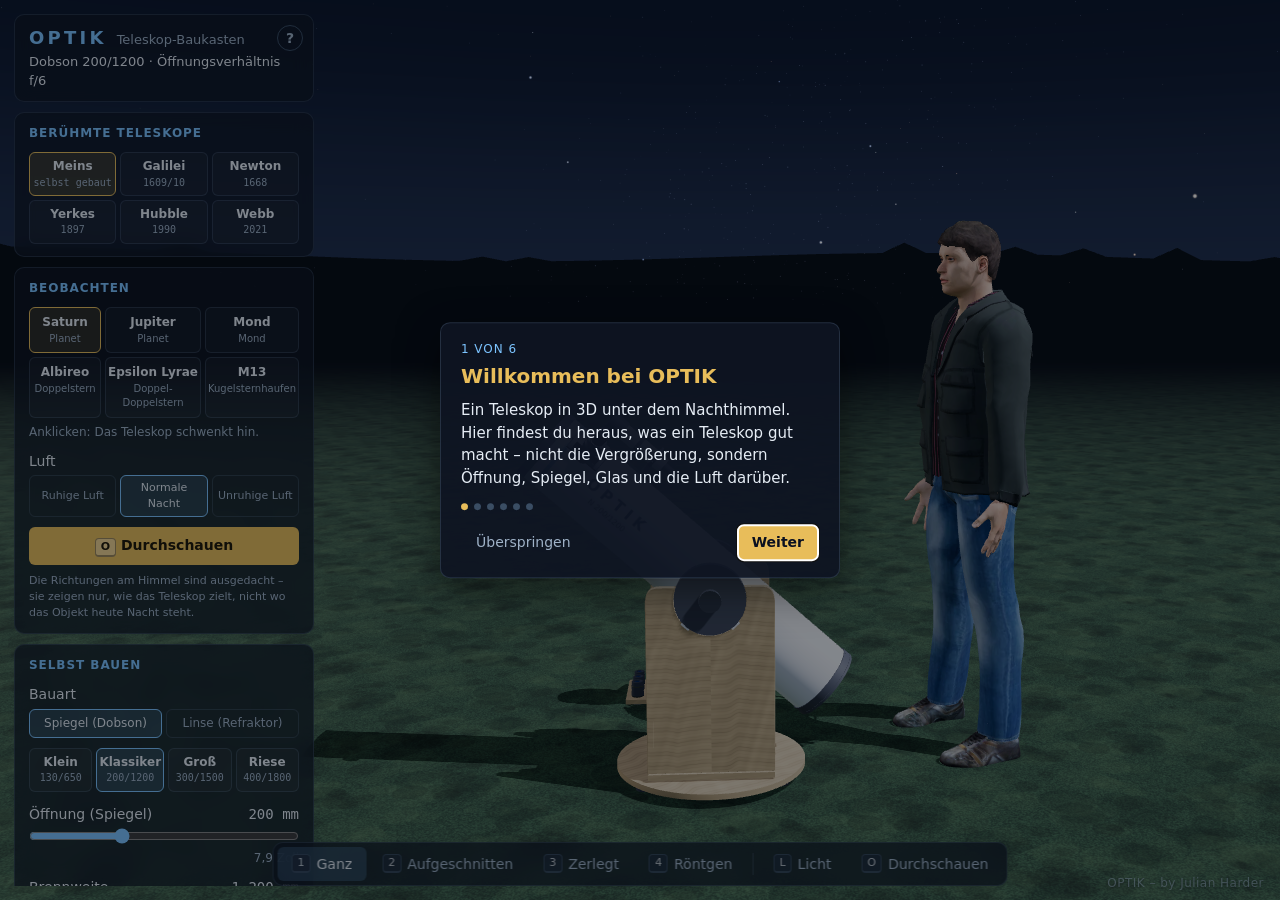
<file: index.html>
<!DOCTYPE html>
<html lang="de">
<head>
  <meta charset="utf-8">
  <meta name="viewport" content="width=device-width, initial-scale=1">
  <title>OPTIK – Teleskop-Baukasten</title>
  <meta name="description" content="Ein Teleskop in 3D: drehen, aufschrauben und sehen, wie das Licht hindurchläuft.">

  <link rel="stylesheet" href="css/variablen.css">
  <link rel="stylesheet" href="css/grundlage.css">
  <link rel="stylesheet" href="css/leisten.css">
  <link rel="stylesheet" href="css/karten.css">
  <link rel="stylesheet" href="css/seite.css">
  <link rel="stylesheet" href="css/okular.css">
  <link rel="stylesheet" href="css/beruehmt.css">
  <link rel="stylesheet" href="css/hilfe.css">
</head>
<body>

  <main class="buehne" id="buehne" aria-label="3D-Ansicht des Teleskops"></main>

  <div class="seite" id="seite">
    <header class="kopf leiste">
      <div class="marke">
        <span class="marke-name">OPTIK</span>
        <span class="marke-zusatz">Teleskop-Baukasten</span>
      </div>
      <div class="teleskop-zeile" id="teleskop-zeile"></div>
      <button type="button" class="bauen-knopf" id="bauen-knopf" aria-expanded="false"></button>
    </header>
    <section class="beruehmt-leiste leiste" id="beruehmt" aria-label="Berühmte Teleskope"></section>
    <section class="beobachten leiste" id="beobachten" aria-label="Beobachten"></section>
    <section class="bauen leiste" id="bauen" aria-label="Selbst bauen"></section>
    <section class="datenblatt leiste" id="datenblatt" aria-label="Datenblatt"></section>
    <details class="fuss leiste" id="fuss">
      <summary>Bedienung</summary>
    </details>
  </div>

  <div class="schilder" id="schilder"></div>
  <div class="hinweis" id="hinweis" hidden></div>

  <div class="bildrate leiste" id="bildrate" hidden></div>

  <aside class="karte leiste" id="karte" aria-live="polite" hidden></aside>

  <section class="licht leiste" id="licht" aria-label="Sternlicht" hidden></section>

  <nav class="ansicht leiste" id="ansicht" aria-label="Ansicht"></nav>

  <section class="okular-blick" id="okular-blick" aria-label="Blick durchs Okular" hidden></section>


  <!--
    Klassische Skripte in fester Reihenfolge – keine ES-Module, weil
    Browser Module über file:// blockieren (siehe CLAUDE.md).
    Eigene Dateien hängen sich an globalThis.OPTIK.
  -->

  <!-- Three.js r128, lokal (MIT, siehe lib/LIZENZ-three.txt) -->
  <script src="lib/three.min.js"></script>
  <script src="lib/OrbitControls.js"></script>

  <!-- Daten -->
  <script src="js/daten/texte.js"></script>
  <script src="js/daten/teile.js"></script>
  <script src="js/daten/teile-beruehmt.js"></script>
  <script src="js/daten/teile-weltall.js"></script>
  <script src="js/daten/teleskope.js"></script>
  <script src="js/daten/bauarten.js"></script>
  <script src="js/daten/himmel.js"></script>

  <!-- Kern -->
  <script src="js/kern/Vektor.js"></script>
  <script src="js/kern/Format.js"></script>
  <script src="js/kern/Zufall.js"></script>
  <script src="js/kern/Ereignisse.js"></script>
  <script src="js/kern/Zustand.js"></script>

  <!-- Physik -->
  <script src="js/physik/Glas.js"></script>
  <script src="js/physik/Paraxial.js"></script>
  <script src="js/physik/Strahlverfolger.js"></script>
  <script src="js/physik/Flaeche.js"></script>
  <script src="js/physik/Optik.js"></script>
  <script src="js/physik/Linsenoptik.js"></script>
  <script src="js/physik/Historisch.js"></script>
  <script src="js/physik/Weltraumoptik.js"></script>
  <script src="js/physik/Kennzahlen.js"></script>
  <script src="js/physik/Sehen.js"></script>

  <!-- Szene -->
  <script src="js/szene/Material.js"></script>
  <script src="js/szene/Himmel.js"></script>
  <script src="js/szene/Umgebung.js"></script>
  <script src="js/szene/Weltall.js"></script>
  <script src="js/szene/Buehne.js"></script>
  <script src="js/szene/Auswahl.js"></script>
  <script src="js/szene/Beschriftung.js"></script>

  <!-- Modelle -->
  <script src="js/modell/Teile.js"></script>
  <script src="js/modell/Anbauteile.js"></script>
  <script src="js/modell/Newton.js"></script>
  <script src="js/modell/Dobson.js"></script>
  <script src="js/modell/Refraktor.js"></script>
  <script src="js/modell/Stativ.js"></script>
  <script src="js/daten/modell-mensch.js"></script>
  <script src="js/daten/modell-astronaut.js"></script>
  <script src="js/modell/Mensch.js"></script>
  <script src="js/modell/Beruehmt.js"></script>
  <script src="js/modell/Galilei.js"></script>
  <script src="js/modell/Newton1668.js"></script>
  <script src="js/modell/Yerkes.js"></script>
  <script src="js/modell/Hubble.js"></script>
  <script src="js/modell/Webb.js"></script>

  <!-- Licht -->
  <script src="js/licht/Strahlenbild.js"></script>
  <script src="js/licht/Lichtpulse.js"></script>

  <!-- Okular-Blick -->
  <script src="js/daten/mondkarte.js"></script>
  <script src="js/okular/Raster.js"></script>
  <script src="js/okular/Mondkrater.js"></script>
  <script src="js/okular/Mond.js"></script>
  <script src="js/okular/Planeten.js"></script>
  <script src="js/okular/Objekte.js"></script>
  <script src="js/okular/Okularblick.js"></script>

  <!-- Oberfläche -->
  <script src="js/ui/Oberflaeche.js"></script>
  <script src="js/ui/Hilfe.js"></script>
  <script src="js/ui/Ansicht.js"></script>
  <script src="js/ui/Infokarte.js"></script>
  <script src="js/ui/Licht.js"></script>
  <script src="js/ui/Konfigurator.js"></script>
  <script src="js/ui/Datenblatt.js"></script>
  <script src="js/ui/Beobachten.js"></script>
  <script src="js/ui/Okularansicht.js"></script>
  <script src="js/ui/Beruehmt.js"></script>

  <!-- Einstieg -->
  <script src="js/main.js"></script>
</body>
</html>
</file>
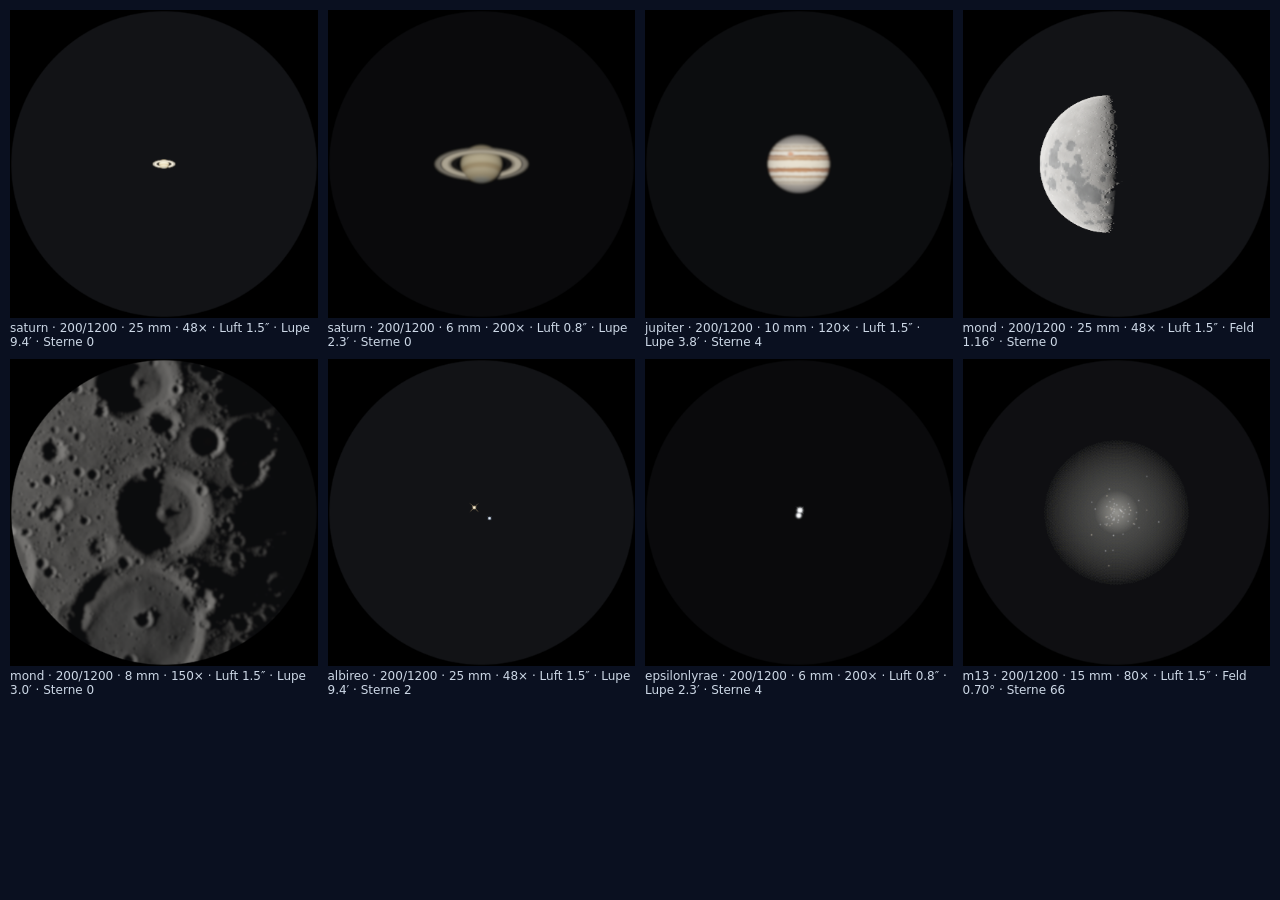
<file: pruefungen/okular-ansehen.html>
<!DOCTYPE html>
<html lang="de">
<head>
  <meta charset="utf-8">
  <title>Prüfung: Okularbilder nebeneinander</title>
  <style>
    body { margin: 0; padding: 10px; background: #0a1020; color: #cdd8e6; font: 12px system-ui, sans-serif; }
    .raster { display: grid; grid-template-columns: repeat(4, 1fr); gap: 10px; }
    figure { margin: 0; }
    canvas { width: 100%; display: block; }
    figcaption { margin-top: 3px; }
  </style>
</head>
<body>
  <!--
    Zeigt den Okular-Blick für mehrere Teleskope und Objekte nebeneinander.
    Öffnen per Doppelklick oder mit pruefungen/ansicht.sh (für Screenshots).
    Hash wählt den Satz: #saturn, #epsilon, #m13, #alle (Vorgabe)
  -->
  <div class="raster" id="raster"></div>

  <script src="../js/kern/Vektor.js"></script>
  <script src="../js/kern/Format.js"></script>
  <script src="../js/kern/Zufall.js"></script>
  <script src="../js/physik/Glas.js"></script>
  <script src="../js/physik/Flaeche.js"></script>
  <script src="../js/physik/Paraxial.js"></script>
  <script src="../js/physik/Strahlverfolger.js"></script>
  <script src="../js/physik/Optik.js"></script>
  <script src="../js/physik/Linsenoptik.js"></script>
  <script src="../js/physik/Sehen.js"></script>
  <script src="../js/daten/himmel.js"></script>
  <script src="../js/daten/mondkarte.js"></script>
  <script src="../js/okular/Raster.js"></script>
  <script src="../js/okular/Mondkrater.js"></script>
  <script src="../js/okular/Mond.js"></script>
  <script src="../js/okular/Planeten.js"></script>
  <script src="../js/okular/Objekte.js"></script>
  <script src="../js/okular/Okularblick.js"></script>
  <script>
    (function (O) {
      function objekt(id) { return O.HIMMEL.objekte.find(function (o) { return o.id === id; }); }
      var saetze = {
        saturn: [
          ['saturn', 100, 900, 6, 0.8, 'lupe'], ['saturn', 200, 1200, 6, 0.8, 'lupe'], ['saturn', 300, 1500, 6, 0.8, 'lupe'], ['saturn', 200, 1200, 6, 3, 'lupe']
        ],
        epsilon: [
          ['epsilonlyrae', 100, 900, 25, 0.8, 'lupe'], ['epsilonlyrae', 100, 900, 6, 0.8, 'lupe'], ['epsilonlyrae', 200, 1200, 6, 0.8, 'lupe'], ['epsilonlyrae', 200, 1200, 6, 3, 'lupe']
        ],
        m13: [
          ['m13', 100, 900, 15, 1.5], ['m13', 200, 1200, 15, 1.5], ['m13', 300, 1500, 15, 1.5], ['m13', 400, 1800, 15, 1.5]
        ],
        // Spiegel, Achromat und Einzellinse gleicher Größe an Jupiter und Albireo
        refraktor: [
          ['jupiter', 100, 900, 8, 1.5, 'lupe', 'dobson'], ['jupiter', 100, 900, 8, 1.5, 'lupe', 'refraktor', 'achromat'],
          ['jupiter', 100, 900, 8, 1.5, 'lupe', 'refraktor', 'einzel'], ['mond', 100, 900, 15, 1.5, 'lupe', 'refraktor', 'einzel'],
          ['albireo', 80, 600, 15, 1.5, 'lupe', 'dobson'], ['albireo', 80, 600, 15, 1.5, 'lupe', 'refraktor', 'achromat'],
          ['albireo', 80, 600, 15, 1.5, 'lupe', 'refraktor', 'einzel'], ['saturn', 120, 1000, 6, 0.8, 'lupe', 'refraktor', 'achromat']
        ],
        alle: [
          ['saturn', 200, 1200, 25, 1.5, 'lupe'], ['saturn', 200, 1200, 6, 0.8, 'lupe'], ['jupiter', 200, 1200, 10, 1.5, 'lupe'], ['mond', 200, 1200, 25, 1.5],
          ['mond', 200, 1200, 8, 1.5, 'lupe'], ['albireo', 200, 1200, 25, 1.5, 'lupe'], ['epsilonlyrae', 200, 1200, 6, 0.8, 'lupe'], ['m13', 200, 1200, 15, 1.5]
        ]
      };
      // #messung: Kontrast der Cassini-Teilung und Trennung von ε Lyrae als Zahlen
      if (location.hash === '#messung') {
        var pre = document.createElement('pre');
        pre.id = 'meldungen';
        var saturn = objekt('saturn');
        var k = saturn.durchmesserBs / 2 / saturn.aequatorKm;
        function hellBei(e, rKm) {
          var x = Math.round(e.n / 2 + rKm * k / e.bsProPx);
          var y = Math.round(e.n / 2);
          var summe = 0;
          for (var d = -1; d <= 1; d++) summe += e.kanaele[1][(y + d) * e.n + x];
          return summe / 3;
        }
        [[100, 900], [200, 1200], [300, 1500]].forEach(function (t) {
          [0.8, 1.5, 3].forEach(function (luft) {
            var c = document.createElement('canvas');
            c.width = c.height = 420;
            var e = O.Okularblick.rendere(c, { objekt: saturn, D: t[0], f: t[1], okularMm: 6, luftBs: luft }, true);
            var cassini = hellBei(e, (saturn.ringeKm.cassini[0] + saturn.ringeKm.cassini[1]) / 2);
            var ringe = (hellBei(e, 112000) + hellBei(e, 128000)) / 2;
            pre.textContent += 'Saturn ' + t[0] + ' mm, Luft ' + luft + '″, ' + Math.round(e.vergroesserung) +
              '×: Cassini-Kontrast ' + Math.round((1 - cassini / ringe) * 100) + ' %\n';
          });
        });
        document.body.appendChild(pre);
        return;
      }
      var satz = saetze[location.hash.slice(1)] || saetze.alle;
      var raster = document.getElementById('raster');
      O.pruefErgebnisse = [];
      satz.forEach(function (s) {
        var fig = document.createElement('figure');
        var c = document.createElement('canvas');
        c.width = c.height = 420;
        fig.appendChild(c);
        var e = O.Okularblick.rendere(c, { objekt: objekt(s[0]), D: s[1], f: s[2], okularMm: s[3], luftBs: s[4],
          bauart: s[6] || 'dobson', objektiv: s[7] || 'achromat' }, s[5] === 'lupe');
        O.pruefErgebnisse.push(e);
        var cap = document.createElement('figcaption');
        cap.textContent = s[0] + ' · ' + (s[6] === 'refraktor' ? (s[7] === 'einzel' ? 'Einzellinse ' : 'Achromat ') : '') + s[1] + '/' + s[2] + ' · ' + s[3] + ' mm · ' + Math.round(e.vergroesserung) +
          '× · Luft ' + s[4] + '″ · ' + (s[5] ? 'Lupe ' + (e.ausschnittGrad * 60).toFixed(1) + '′' : 'Feld ' + e.feldGrad.toFixed(2) + '°') + ' · Sterne ' + e.sterneSichtbar;
        fig.appendChild(cap);
        raster.appendChild(fig);
      });
    })(globalThis.OPTIK);
  </script>
</body>
</html>
</file>
<file: css/variablen.css>
/*
  Design-Stellrad: alle Farben, Abstände und Schriften an einer Stelle.
  Nacht, aber nicht stockdunkel: die Leisten sind dunkles, halbdurch-
  sichtiges Blaugrau, damit Himmel und Teleskop durchscheinen.
  Die Farben der 3D-Szene stehen in js/szene/ (Himmel.js, Material.js).
*/
:root {
  /* Flächen */
  --hintergrund: #0a1020;
  --flaeche: #1f2b3b;
  --rand: #3a4d63;
  --leiste: rgba(14, 21, 34, 0.72);
  --leiste-rand: rgba(140, 170, 210, 0.18);

  /* Schrift */
  --text: #e6edf5;
  --text-leise: #9fb2c7;
  --akzent: #7cc4ff;
  --gold: #e8bd5a;          /* Auswahl, Schilder, Infokarte */

  /* Ampel */
  --gut: #7ee787;
  --warnung: #ffd479;
  --schlecht: #ff7b72;

  /* Maße */
  --abstand: 14px;
  --radius: 10px;

  --schrift: system-ui, -apple-system, "Segoe UI", Roboto, "Helvetica Neue", Arial, sans-serif;
  --schrift-mono: ui-monospace, "SFMono-Regular", "DejaVu Sans Mono", Menlo, Consolas, monospace;

  color-scheme: dark;
}
</file>
<file: css/grundlage.css>
/*
  Vollbild-3D, die Bedienung schwebt darüber in halbdurchsichtigen,
  dunklen Leisten.
*/

*,
*::before,
*::after {
  box-sizing: border-box;
}

html,
body {
  margin: 0;
  height: 100%;
  overflow: hidden;
}

body {
  background: var(--hintergrund);
  color: var(--text);
  font-family: var(--schrift);
  font-size: 14px;
  line-height: 1.45;
  font-variant-numeric: tabular-nums;
}

/* ---------- Bühne ---------- */

.buehne {
  position: fixed;
  inset: 0;
}

.buehne canvas {
  display: block;
  width: 100%;
  height: 100%;
  touch-action: none;   /* Drehen und Kneifen übernimmt OrbitControls */
  outline: none;
}

/* ---------- Schwebende Leisten ---------- */

.leiste {
  position: fixed;
  z-index: 1;
  border: 1px solid var(--leiste-rand);
  border-radius: var(--radius);
  background: var(--leiste);
  -webkit-backdrop-filter: blur(10px);
  backdrop-filter: blur(10px);
}

.kopf {
  top: var(--abstand);
  left: var(--abstand);
  padding: 10px 14px;
}

.marke {
  display: flex;
  align-items: baseline;
  gap: 10px;
}

.marke-name {
  font-weight: 700;
  font-size: 18px;
  letter-spacing: 0.18em;
  color: var(--akzent);
}

.marke-zusatz {
  color: var(--text-leise);
  font-size: 13px;
}

.teleskop-zeile {
  margin-top: 2px;
  font-size: 13px;
}

.bildrate {
  top: var(--abstand);
  right: var(--abstand);
  padding: 6px 10px;
  font-family: var(--schrift-mono);
  font-size: 12px;
}

.bildrate[hidden] {
  display: none;
}

.fuss {
  bottom: var(--abstand);
  left: 50%;
  transform: translateX(-50%);
  display: flex;
  flex-wrap: wrap;
  justify-content: center;
  gap: 4px 16px;
  max-width: calc(100% - 2 * var(--abstand));
  padding: 7px 14px;
  color: var(--text-leise);
  font-size: 12px;
}

kbd {
  display: inline-block;
  min-width: 1.6em;
  padding: 0 5px;
  border: 1px solid var(--rand);
  border-bottom-width: 2px;
  border-radius: 4px;
  background: var(--flaeche);
  color: var(--text);
  font-family: var(--schrift);
  font-size: 11px;
  text-align: center;
}

/* ---------- Fehlermeldung (kein WebGL) ---------- */

.fehler {
  position: absolute;
  top: 50%;
  left: 50%;
  transform: translate(-50%, -50%);
  max-width: 420px;
  padding: 18px 20px;
  border: 1px solid var(--schlecht);
  border-radius: var(--radius);
  background: var(--flaeche);
  line-height: 1.5;
}

/* ---------- Schmale Fenster ---------- */

@media (max-width: 600px) {
  .kopf {
    right: var(--abstand);
  }

  .fuss {
    width: calc(100% - 2 * var(--abstand));
  }
}
</file>
<file: css/leisten.css>
/*
  Ansicht-Schalter (unten Mitte) und Bedienhinweise (unten links).
*/

.ansicht {
  bottom: var(--abstand);
  left: 50%;
  transform: translateX(-50%);
  display: flex;
  gap: 2px;
  padding: 4px;
}

.ansicht[hidden] {
  display: none;
}

.ansicht-knopf {
  display: flex;
  align-items: center;
  gap: 6px;
  padding: 7px 14px;
  border: 0;
  border-radius: calc(var(--radius) - 4px);
  background: none;
  color: var(--text-leise);
  font: inherit;
  white-space: nowrap;
  cursor: pointer;
  transition: background-color 0.15s, color 0.15s;
}

.ansicht-knopf:hover {
  color: var(--text);
  background: rgba(124, 196, 255, 0.08);
}

.ansicht-knopf[aria-pressed="true"] {
  color: var(--text);
  background: rgba(124, 196, 255, 0.18);
}

.ansicht-knopf kbd {
  min-width: 1.5em;
  opacity: 0.8;
}

.ansicht-knopf:focus-visible {
  outline: 2px solid var(--akzent);
  outline-offset: 1px;
}

.ansicht-trenner {
  width: 1px;
  margin: 6px 4px;
  background: var(--leiste-rand);
}

.licht-knopf[aria-pressed="true"] {
  color: #1d1606;
  background: var(--gold);
}

.licht-knopf[aria-pressed="true"] kbd {
  border-color: rgba(29, 22, 6, 0.4);
  background: rgba(255, 255, 255, 0.35);
  color: #1d1606;
}

/* ---------- Sternlicht (unten rechts) ---------- */

.licht {
  right: var(--abstand);
  bottom: var(--abstand);
  width: 300px;
  padding: 12px 14px;
}

.licht[hidden] {
  display: none;
}

.licht-titel {
  margin: 0 0 8px;
  font-size: 12px;
  font-weight: 600;
  letter-spacing: 0.08em;
  text-transform: uppercase;
  color: var(--gold);
}

.licht-regler {
  display: block;
}

.licht-regler-kopf {
  display: flex;
  justify-content: space-between;
  margin-bottom: 2px;
}

.licht-wert {
  font-family: var(--schrift-mono);
}

.licht-regler input {
  width: 100%;
  margin: 0;
  accent-color: var(--gold);
}

.licht-feld {
  margin: 8px 0;
  color: var(--text-leise);
  font-size: 12px;
}

.licht-status {
  margin: 0;
  padding: 6px 9px;
  border-left: 3px solid var(--rand);
  border-radius: 0 6px 6px 0;
  background: rgba(255, 255, 255, 0.04);
  font-size: 13px;
}

.licht-status.gut { border-left-color: var(--gut); }
.licht-status.warnung { border-left-color: var(--warnung); }
.licht-status.schlecht { border-left-color: var(--schlecht); }

/* Bedienhinweise: unten links, damit der Schalter die Mitte hat */
.fuss {
  bottom: var(--abstand);
  left: var(--abstand);
  transform: none;
  max-width: 240px;
  flex-direction: column;
  align-items: flex-start;
  gap: 3px;
}

@media (max-width: 1100px) {
  .fuss {
    display: none;
  }
}

/* Schalter und Sternlicht-Leiste passen nicht mehr nebeneinander */
@media (max-width: 1340px) {
  .licht {
    bottom: 76px;
  }

  .licht-an .karte {
    max-height: calc(100% - 2 * var(--abstand) - 330px);
  }
}

@media (max-width: 600px) {
  .licht {
    left: var(--abstand);
    width: auto;
    bottom: 80px;
    padding: 10px 12px;
  }

  .licht-feld {
    display: none;
  }

  .ansicht-trenner {
    display: none;
  }

  .ansicht {
    left: var(--abstand);
    right: var(--abstand);
    transform: none;
    justify-content: space-between;
  }

  .ansicht-knopf {
    flex: 1 1 0;
    min-width: 0;
    flex-direction: column;
    gap: 2px;
    padding: 6px 2px;
    font-size: 12px;
    line-height: 1.15;
    text-align: center;
    white-space: normal;      /* lange Namen trennen (weiche Trennstriche) */
  }
}
</file>
<file: css/karten.css>
/*
  Infokarte (rechts), Schilder an den Bauteilen, Namensschild am Zeiger.
*/

/* ---------- Infokarte ---------- */

.karte {
  top: var(--abstand);
  right: var(--abstand);
  width: 330px;
  max-height: calc(100% - 2 * var(--abstand) - 70px);
  overflow-y: auto;
  padding: 14px 16px 16px;
  animation: karte-rein 0.2s ease-out;
}

.karte[hidden] {
  display: none;
}

@keyframes karte-rein {
  from { opacity: 0; transform: translateX(12px); }
  to { opacity: 1; transform: none; }
}

.karte-kopf {
  display: flex;
  align-items: flex-start;
  gap: 8px;
}

.karte-name {
  flex: 1;
  margin: 0 0 8px;
  font-size: 18px;
  font-weight: 650;
  color: var(--gold);
}

.karte-zu {
  width: 28px;
  height: 28px;
  margin: -4px -6px 0 0;
  border: 0;
  border-radius: 6px;
  background: none;
  color: var(--text-leise);
  font-size: 20px;
  line-height: 1;
  cursor: pointer;
}

.karte-zu:hover {
  background: rgba(255, 255, 255, 0.08);
  color: var(--text);
}

.karte p {
  margin: 0 0 10px;
}

.karte-wozu {
  font-size: 14px;
}

.karte-woraus {
  color: var(--text-leise);
  font-size: 13px;
}

.karte-woraus strong {
  color: var(--text);
  font-weight: 600;
}

.karte-werte {
  display: grid;
  grid-template-columns: 1fr auto;
  gap: 3px 12px;
  margin: 0 0 12px;
  padding: 8px 10px;
  border-radius: 6px;
  background: rgba(124, 196, 255, 0.07);
  font-size: 13px;
}

.karte-werte dt {
  color: var(--text-leise);
}

.karte-werte dd {
  margin: 0;
  text-align: right;
  font-family: var(--schrift-mono);
}

.karte-fakt {
  padding: 8px 10px;
  border-left: 3px solid var(--gold);
  border-radius: 0 6px 6px 0;
  background: rgba(214, 167, 64, 0.08);
  font-size: 13px;
}

.karte-fakt strong {
  display: block;
  margin-bottom: 2px;
  color: var(--gold);
  font-weight: 600;
}

.karte-fakt p {
  margin: 0;
}

/* ---------- Schilder an den Bauteilen ---------- */

.schilder {
  position: fixed;
  inset: 0;
  z-index: 1;
  overflow: hidden;
  pointer-events: none;
}

.schild {
  position: absolute;
  top: 0;
  left: 0;
  display: flex;
  align-items: center;
  gap: 6px;
  margin: 0;
  padding: 0;
  border: 0;
  background: none;
  color: var(--text);
  font: inherit;
  font-size: 12px;
  white-space: nowrap;
  opacity: 0;
  pointer-events: none;
  cursor: pointer;
  transition: opacity 0.35s;
}

.schild.an {
  opacity: 1;
  pointer-events: auto;
}

/* Punkt sitzt genau auf dem Ankerpunkt */
.schild.links {
  flex-direction: row-reverse;
}

.schild-punkt {
  width: 9px;
  height: 9px;
  margin-left: -4.5px;
  border: 2px solid var(--gold);
  border-radius: 50%;
  background: rgba(14, 21, 34, 0.8);
  box-shadow: 0 0 0 3px rgba(14, 21, 34, 0.35);
}

.schild.links .schild-punkt {
  margin-left: 0;
  margin-right: -4.5px;
}

.schild-text {
  padding: 2px 8px;
  border: 1px solid var(--leiste-rand);
  border-radius: 999px;
  background: var(--leiste);
}

.schild:hover .schild-text {
  border-color: var(--gold);
}

/* ---------- Namensschild am Zeiger ---------- */

.hinweis {
  position: fixed;
  top: 0;
  left: 0;
  z-index: 2;
  padding: 3px 9px;
  border: 1px solid var(--leiste-rand);
  border-radius: 6px;
  background: var(--leiste);
  font-size: 12px;
  pointer-events: none;
}

.hinweis[hidden] {
  display: none;
}

/* ---------- Schmale Fenster ---------- */

/* Mit Sternlicht-Leiste unten rechts bleibt die Karte darüber */
.licht-an .karte {
  max-height: calc(100% - 2 * var(--abstand) - 260px);
}

@media (max-width: 600px) {
  .licht-an .karte {
    top: var(--abstand);
    bottom: auto;
    max-height: 40%;
  }

  .karte {
    top: auto;
    bottom: 76px;
    left: var(--abstand);
    right: var(--abstand);
    width: auto;
    max-height: 50%;
  }
}
</file>
<file: css/seite.css>
/*
  Linke Spalte: Kopf, „Selbst bauen“, Datenblatt, Bedienung.
  Die Spalte selbst lässt Klicks durch (zur 3D-Bühne), nur ihre Leisten
  nicht. Wird sie zu lang, rollt sie.
*/

.seite {
  position: fixed;
  top: var(--abstand);
  left: var(--abstand);
  bottom: var(--abstand);
  z-index: 1;
  display: flex;
  flex-direction: column;
  gap: 10px;
  width: 300px;
  overflow-y: auto;
  scrollbar-width: thin;
  pointer-events: none;
}

.seite > * {
  pointer-events: auto;
  flex-shrink: 0;
}

/* In der Spalte stehen die Leisten im Fluss, nicht frei */
.seite .leiste {
  position: static;
  transform: none;
}

.bauen-knopf {
  display: none;
}

.leiste-titel {
  margin: 0 0 10px;
  font-size: 12px;
  font-weight: 600;
  letter-spacing: 0.08em;
  text-transform: uppercase;
  color: var(--akzent);
}

/* ---------- Selbst bauen ---------- */

.bauen {
  padding: 12px 14px;
}

.vorlagen {
  display: grid;
  grid-template-columns: repeat(4, 1fr);
  gap: 4px;
  margin-bottom: 12px;
}

.vorlage {
  display: flex;
  flex-direction: column;
  align-items: center;
  padding: 5px 2px;
  border: 1px solid var(--leiste-rand);
  border-radius: 6px;
  background: rgba(255, 255, 255, 0.03);
  color: var(--text);
  font: inherit;
  cursor: pointer;
}

.vorlage:hover {
  border-color: var(--akzent);
}

.vorlage[aria-pressed="true"] {
  border-color: var(--akzent);
  background: rgba(124, 196, 255, 0.16);
}

.vorlage-name {
  font-size: 12px;
  font-weight: 600;
}

.vorlage-mass {
  color: var(--text-leise);
  font-size: 10px;
  font-family: var(--schrift-mono);
}

.bau-regler {
  display: block;
  margin-bottom: 10px;
}

.bau-regler-kopf {
  display: flex;
  justify-content: space-between;
  gap: 8px;
}

.bau-regler-wert {
  font-family: var(--schrift-mono);
}

.bau-regler input {
  width: 100%;
  margin: 4px 0 0;
  accent-color: var(--akzent);
}

.bau-regler-zusatz {
  display: block;
  color: var(--text-leise);
  font-size: 12px;
  text-align: right;
}

.bau-hinweis {
  margin: 0;
  color: var(--text-leise);
  font-size: 12px;
}

/* Umschalter (Bauart, Objektiv) */
.umschalter {
  margin-bottom: 10px;
}

.umschalter[hidden] {
  display: none;
}

.umschalter-titel {
  display: block;
  margin-bottom: 4px;
}

.umschalter-knoepfe {
  display: grid;
  grid-template-columns: 1fr 1fr;
  gap: 4px;
}

.umschalter-knopf {
  padding: 5px 4px;
  border: 1px solid var(--leiste-rand);
  border-radius: 6px;
  background: none;
  color: var(--text-leise);
  font: inherit;
  font-size: 12px;
  cursor: pointer;
}

.umschalter-knopf[aria-pressed="true"] {
  border-color: var(--akzent);
  color: var(--text);
  background: rgba(124, 196, 255, 0.16);
}

/* ---------- Datenblatt ---------- */

.datenblatt {
  padding: 12px 14px 8px;
}

.kennzahl summary {
  display: flex;
  align-items: center;
  gap: 8px;
  padding: 4px 0;
  list-style: none;
  cursor: pointer;
}

.kennzahl summary::-webkit-details-marker {
  display: none;
}

.kennzahl summary:hover .kennzahl-name {
  color: var(--text);
}

.kennzahl-name {
  flex: 1;
  color: var(--text-leise);
  font-size: 13px;
}

.kennzahl[open] .kennzahl-name {
  color: var(--text);
}

.kennzahl-wert {
  font-family: var(--schrift-mono);
  font-size: 13px;
  white-space: nowrap;
}

.ampel {
  width: 8px;
  height: 8px;
  flex-shrink: 0;
  border-radius: 50%;
  background: rgba(255, 255, 255, 0.12);
}

.ampel.gut { background: var(--gut); }
.ampel.warnung { background: var(--warnung); }
.ampel.schlecht { background: var(--schlecht); }

.kennzahl-text {
  margin: 0 0 8px 16px;
  color: var(--text-leise);
  font-size: 12px;
}

.kennzahl-grund {
  color: var(--text);
  font-weight: 600;
}

/* ---------- Bedienung ---------- */

.seite .fuss {
  display: block;
  max-width: none;
  padding: 8px 14px;
}

.fuss summary {
  color: var(--text-leise);
  cursor: pointer;
}

.fuss[open] summary {
  margin-bottom: 6px;
}

.fuss-zeile {
  display: block;
  margin-bottom: 3px;
}

/* ---------- Schriftzug unten rechts ---------- */

.signatur {
  position: fixed;
  right: calc(var(--abstand) + 2px);
  bottom: 8px;
  z-index: 1;
  margin: 0;
  font-size: 12px;
  letter-spacing: 0.04em;
  color: var(--text-leise);
  opacity: 0.6;
  pointer-events: none;
  text-shadow: 0 1px 3px rgba(0, 0, 0, 0.8);
}

/* Die Sternlicht-Leiste liegt in derselben Ecke */
.licht-an .signatur {
  display: none;
}

/* ---------- Handy: Bauen und Datenblatt eingeklappt ---------- */

@media (max-width: 600px) {
  .seite {
    right: var(--abstand);
    bottom: auto;
    width: auto;
    max-height: calc(100% - 2 * var(--abstand) - 150px);
  }

  .kopf {
    position: relative;
  }

  .bauen-knopf {
    display: block;
    position: absolute;
    top: 10px;
    right: 10px;
    padding: 6px 12px;
    border: 1px solid var(--akzent);
    border-radius: 6px;
    background: none;
    color: var(--akzent);
    font: inherit;
    cursor: pointer;
  }

  .bauen-knopf[aria-expanded="true"] {
    background: var(--akzent);
    color: #0a1020;
  }

  .beobachten,
  .bauen,
  .datenblatt,
  .seite .fuss {
    display: none;
  }

  .bauen-offen .beobachten,
  .bauen-offen .bauen,
  .bauen-offen .datenblatt {
    display: block;
  }

  /* unten liegt die Ansicht-Leiste: Schriftzug unter den Kopf */
  .signatur {
    top: 90px;
    bottom: auto;
    right: calc(var(--abstand) + 4px);
    font-size: 11px;
  }

  .licht-an .signatur {
    display: block;
  }
}
</file>
<file: css/okular.css>
/*
  Beobachten (linke Spalte), Markierung am Himmel und der Blick durchs
  Okular (Vollbild, schwarz).
*/

/* ---------- Beobachten ---------- */

.beobachten {
  padding: 12px 14px;
}

.objekte {
  display: grid;
  grid-template-columns: repeat(3, 1fr);
  gap: 4px;
  margin-bottom: 6px;
}

.objekt {
  display: flex;
  flex-direction: column;
  align-items: center;
  padding: 6px 2px;
  border: 1px solid var(--leiste-rand);
  border-radius: 6px;
  background: rgba(255, 255, 255, 0.03);
  color: var(--text);
  font: inherit;
  cursor: pointer;
}

.objekt:hover {
  border-color: var(--gold);
}

.objekt[aria-pressed="true"] {
  border-color: var(--gold);
  background: rgba(232, 189, 90, 0.14);
}

.objekt-name {
  font-size: 12px;
  font-weight: 600;
  white-space: nowrap;
}

.objekt-art {
  color: var(--text-leise);
  font-size: 10px;
  text-align: center;
}

.luft {
  margin: 10px 0;
}

.luft-titel {
  display: block;
  margin-bottom: 4px;
}

.luft-knoepfe {
  display: grid;
  grid-template-columns: repeat(3, 1fr);
  gap: 4px;
}

.luft-knopf {
  padding: 4px 2px;
  border: 1px solid var(--leiste-rand);
  border-radius: 6px;
  background: none;
  color: var(--text-leise);
  font: inherit;
  font-size: 11px;
  cursor: pointer;
}

.luft-knopf[aria-pressed="true"] {
  border-color: var(--akzent);
  color: var(--text);
  background: rgba(124, 196, 255, 0.14);
}

.durchschauen {
  width: 100%;
  margin-bottom: 8px;
  padding: 8px;
  border: 0;
  border-radius: 6px;
  background: var(--gold);
  color: #1d1606;
  font: inherit;
  font-weight: 600;
  cursor: pointer;
}

.durchschauen kbd {
  border-color: rgba(29, 22, 6, 0.4);
  background: rgba(255, 255, 255, 0.35);
  color: #1d1606;
}

.bau-hinweis.klein {
  font-size: 11px;
}

/* Name am Himmel neben der Markierung */
.himmel-schild {
  position: absolute;
  top: 0;
  left: 0;
  padding: 2px 8px;
  border: 1px solid var(--gold);
  border-radius: 999px;
  background: var(--leiste);
  color: var(--gold);
  font-size: 12px;
  white-space: nowrap;
}

.himmel-schild[hidden] {
  display: none;
}

/* Während des Flugs ins Okular tritt die Bedienung zurück */
.im-okular .seite,
.im-okular .ansicht,
.im-okular .licht,
.im-okular .karte,
.im-okular .schilder {
  opacity: 0;
  pointer-events: none;
  transition: opacity 0.4s;
}

/* ---------- Blick durchs Okular ---------- */

.okular-blick {
  position: fixed;
  inset: 0;
  z-index: 5;
  display: grid;
  grid-template-columns: 290px 1fr;
  grid-template-rows: 1fr auto;
  gap: 14px;
  padding: 18px;
  background: #000;
  opacity: 0;
  transition: opacity 0.35s;
}

.okular-blick[hidden] {
  display: none;
}

.okular-blick.an {
  opacity: 1;
}

.ok-kopf {
  grid-row: 1 / 3;
  overflow-y: auto;
  color: var(--text-leise);
  font-size: 13px;
}

.ok-name {
  margin: 0 0 4px;
  color: var(--gold);
  font-size: 22px;
  font-weight: 650;
}

.ok-art {
  margin: 0 0 10px;
}

.ok-zahlen {
  margin: 0 0 14px;
  color: var(--text);
  font-family: var(--schrift-mono);
  font-size: 12px;
}

.ok-historisch {
  margin: 0 0 12px;
  padding: 8px 10px;
  border-left: 3px solid var(--akzent);
  border-radius: 0 6px 6px 0;
  background: rgba(124, 196, 255, 0.08);
  color: var(--text);
}

.ok-historisch[hidden] {
  display: none;
}

.ok-achte {
  padding: 8px 10px;
  border-left: 3px solid var(--gold);
  border-radius: 0 6px 6px 0;
  background: rgba(232, 189, 90, 0.08);
}

.ok-achte strong {
  color: var(--gold);
}

.ok-achte p {
  margin: 2px 0 0;
  color: var(--text);
}

.ok-feld {
  position: relative;
  display: flex;
  align-items: center;
  justify-content: center;
  gap: 30px;
  min-height: 0;
  overflow: hidden;
  opacity: 0;
  transform: scale(0.94);
  transition: opacity 0.5s, transform 0.5s;
}

.okular-blick.bild .ok-feld {
  opacity: 1;
  transform: none;
}

.ok-leinwand {
  border-radius: 50%;
}

.ok-feld.untereinander {
  flex-direction: column;
  gap: 8px;
}

.ok-lupe {
  margin: 0;
  text-align: center;
}

.ok-lupe canvas {
  display: block;
  border: 2px solid var(--gold);
  border-radius: 50%;
  box-shadow: 0 0 0 6px #000;
}

.ok-lupe figcaption {
  margin-top: 6px;
  color: var(--gold);
  font-size: 12px;
  cursor: help;
}

.ok-unten {
  display: flex;
  flex-wrap: wrap;
  align-items: flex-end;
  gap: 10px 22px;
}

.ok-reihe-titel {
  display: block;
  margin-bottom: 4px;
  color: var(--text-leise);
  font-size: 11px;
  letter-spacing: 0.06em;
  text-transform: uppercase;
}

.ok-knoepfe {
  display: flex;
  flex-wrap: wrap;
  gap: 3px;
}

.ok-knopf {
  padding: 4px 8px;
  border: 1px solid #2a3442;
  border-radius: 6px;
  background: #0c121c;
  color: var(--text-leise);
  font: inherit;
  font-size: 12px;
  cursor: pointer;
}

.ok-knopf:hover {
  color: var(--text);
}

.ok-knopf[aria-pressed="true"] {
  border-color: var(--gold);
  color: var(--gold);
}

.ok-zurueck {
  margin-left: auto;
  padding: 8px 16px;
  border: 1px solid var(--rand);
  border-radius: 8px;
  background: #0c121c;
  color: var(--text);
  font: inherit;
  cursor: pointer;
}

.ok-ehrlich {
  flex-basis: 100%;
  margin: 0;
  color: #6c7a8c;
  font-size: 11px;
}

/* ---------- Schmale Fenster ---------- */

@media (max-width: 760px) {
  .okular-blick {
    grid-template-columns: 1fr;
    grid-template-rows: auto 1fr auto;
    padding: 12px;
    overflow-y: auto;
  }

  .ok-kopf {
    grid-row: auto;
  }

  .ok-achte {
    display: none;
  }

  .ok-feld {
    min-height: 480px;
  }

  .ok-zurueck {
    margin-left: 0;
  }
}
</file>
<file: css/beruehmt.css>
/*
  Leiste „Berühmte Teleskope“ mit Steckbrief (js/ui/Beruehmt.js).
  Ist ein berühmtes Teleskop gewählt (body.zeigt-beruehmt), treten
  Bauen, Datenblatt und Beobachten zurück. Licht und Durchschauen gehen.
*/

.beruehmt-leiste {
  padding: 12px 14px;
}

.beruehmt-knoepfe {
  display: grid;
  grid-template-columns: repeat(3, 1fr);
  gap: 4px;
}

.beruehmt-knopf {
  display: flex;
  flex-direction: column;
  align-items: center;
  padding: 5px 2px;
  border: 1px solid var(--leiste-rand);
  border-radius: 6px;
  background: rgba(255, 255, 255, 0.03);
  color: var(--text);
  font: inherit;
  cursor: pointer;
}

.beruehmt-knopf:hover {
  border-color: var(--gold);
}

.beruehmt-knopf[aria-pressed="true"] {
  border-color: var(--gold);
  background: rgba(232, 189, 90, 0.16);
}

.beruehmt-name {
  font-size: 12px;
  font-weight: 600;
}

.beruehmt-jahr {
  color: var(--text-leise);
  font-size: 10px;
  font-family: var(--schrift-mono);
}

/* ---------- Steckbrief ---------- */

.steckbrief {
  margin-top: 12px;
}

.steckbrief[hidden] {
  display: none;
}

.steckbrief-name {
  margin: 0;
  color: var(--gold);
  font-size: 17px;
}

.steckbrief-zeile {
  margin: 2px 0 10px;
  color: var(--text-leise);
  font-size: 12px;
}

.steckbrief-daten {
  display: grid;
  grid-template-columns: auto 1fr;
  gap: 3px 10px;
  margin: 0 0 10px;
  font-size: 12px;
}

.steckbrief-daten dt {
  color: var(--text-leise);
}

.steckbrief-daten dd {
  margin: 0;
}

.steckbrief-text {
  margin: 0 0 8px;
  font-size: 13px;
  line-height: 1.45;
}

.steckbrief-vergleich {
  margin: 0 0 10px;
  padding: 6px 10px;
  border-left: 3px solid var(--akzent);
  background: rgba(124, 196, 255, 0.08);
  font-size: 12px;
}

/* Schalter „Spiegel wie 1990“ bei Hubble */
.steckbrief-schalter {
  display: flex;
  gap: 8px;
  margin: 0 0 10px;
  padding: 6px 10px;
  border: 1px solid var(--leiste-rand);
  border-radius: 6px;
  font-size: 12px;
  cursor: pointer;
}

.steckbrief-schalter input {
  accent-color: var(--schlecht);
}

.steckbrief-schalter-text {
  display: block;
  color: var(--text-leise);
}

/* Webb hat kein Okular */
.ohne-okular .durchschauen-knopf {
  display: none;
}

/* Der Fakt sieht aus wie in der Infokarte (css/karten.css) */
.steckbrief .karte-fakt p {
  font-size: 12px;
}

/* ---------- Was bei berühmten Teleskopen ruht ---------- */

.zeigt-beruehmt .beobachten,
.zeigt-beruehmt .bauen,
.zeigt-beruehmt .datenblatt {
  display: none;
}

/* Handy: wie Bauen und Datenblatt hinter dem Knopf „Menü“ */
@media (max-width: 600px) {
  .beruehmt-leiste {
    display: none;
  }

  .bauen-offen .beruehmt-leiste {
    display: block;
  }

  .zeigt-beruehmt.bauen-offen .beobachten,
  .zeigt-beruehmt.bauen-offen .bauen,
  .zeigt-beruehmt.bauen-offen .datenblatt {
    display: none;
  }
}
</file>
<file: css/hilfe.css>
/*
  Hilfe beim Start (js/ui/Hilfe.js): Karte in der Mitte, Lichtkegel auf
  dem Bedienteil, um das es gerade geht.
*/

.hilfe-faenger {
  position: fixed;
  inset: 0;
  z-index: 20;
}

.hilfe-faenger[hidden] {
  display: none;
}

/* Der Lichtkegel: ein Rahmen, dessen Schatten alles andere abdunkelt */
.hilfe-kegel {
  position: fixed;
  border: 2px solid var(--gold);
  border-radius: calc(var(--radius) + 4px);
  box-shadow: 0 0 0 200vmax rgba(4, 7, 14, 0.55), 0 0 24px rgba(232, 189, 90, 0.45);
  pointer-events: none;
  transition: left 0.3s ease, top 0.3s ease, width 0.3s ease, height 0.3s ease;
}

.hilfe-kegel.ohne-ziel {
  border-color: transparent;
  box-shadow: 0 0 0 200vmax rgba(4, 7, 14, 0.45);
}

.hilfe-karte {
  position: fixed;
  left: 50%;
  top: 50%;
  transform: translate(-50%, -50%);
  width: min(400px, calc(100% - 2 * var(--abstand)));
  padding: 18px 20px 16px;
  border: 1px solid var(--leiste-rand);
  border-radius: var(--radius);
  background: rgba(14, 21, 34, 0.94);
  box-shadow: 0 12px 40px rgba(0, 0, 0, 0.5);
  animation: hilfe-rein 0.25s ease-out;
}

@keyframes hilfe-rein {
  from { opacity: 0; transform: translate(-50%, calc(-50% + 10px)); }
  to { opacity: 1; transform: translate(-50%, -50%); }
}

.hilfe-zaehler {
  margin: 0 0 4px;
  font-size: 12px;
  letter-spacing: 0.08em;
  text-transform: uppercase;
  color: var(--akzent);
}

.hilfe-titel {
  margin: 0 0 8px;
  font-size: 20px;
  font-weight: 650;
  color: var(--gold);
}

.hilfe-text {
  margin: 0 0 14px;
  font-size: 15px;
  line-height: 1.5;
}

.hilfe-punkte {
  display: flex;
  gap: 6px;
  margin-bottom: 14px;
}

.hilfe-punkt {
  width: 7px;
  height: 7px;
  border-radius: 50%;
  background: var(--rand);
}

.hilfe-punkt.an {
  background: var(--gold);
}

.hilfe-knoepfe {
  display: flex;
  gap: 8px;
}

.hilfe-knoepfe button {
  padding: 7px 14px;
  border: 1px solid var(--rand);
  border-radius: 6px;
  background: none;
  color: var(--text);
  font: inherit;
  cursor: pointer;
}

.hilfe-knoepfe button:hover {
  background: rgba(255, 255, 255, 0.06);
}

.hilfe-knoepfe button[hidden] {
  display: none;
}

/* Überspringen links, Zurück und Weiter rechts */
.hilfe-ueberspringen {
  margin-right: auto;
  border-color: transparent !important;
  color: var(--text-leise) !important;
}

.hilfe-knoepfe .hilfe-weiter {
  border-color: var(--gold);
  background: var(--gold);
  color: #0a1020;
  font-weight: 600;
}

.hilfe-knoepfe .hilfe-weiter:hover {
  background: #f2cc72;
}

/* Knopf „?“ oben rechts im Kopf */
.seite .kopf {
  position: relative;
  top: auto;
  left: auto;
}

.hilfe-knopf {
  position: absolute;
  top: 10px;
  right: 10px;
  width: 26px;
  height: 26px;
  border: 1px solid var(--rand);
  border-radius: 50%;
  background: none;
  color: var(--text-leise);
  font: inherit;
  font-weight: 700;
  line-height: 1;
  cursor: pointer;
}

.hilfe-knopf:hover {
  border-color: var(--akzent);
  color: var(--akzent);
}

/* Handy: Karte unten (oder oben, wenn das Ziel unten liegt) */
@media (max-width: 600px) {
  .hilfe-karte {
    top: auto;
    bottom: var(--abstand);
    transform: translateX(-50%);
    animation: none;
  }

  .hilfe-karte.oben {
    top: var(--abstand);
    bottom: auto;
  }

  .hilfe-knopf {
    right: 92px;
  }
}
</file>
